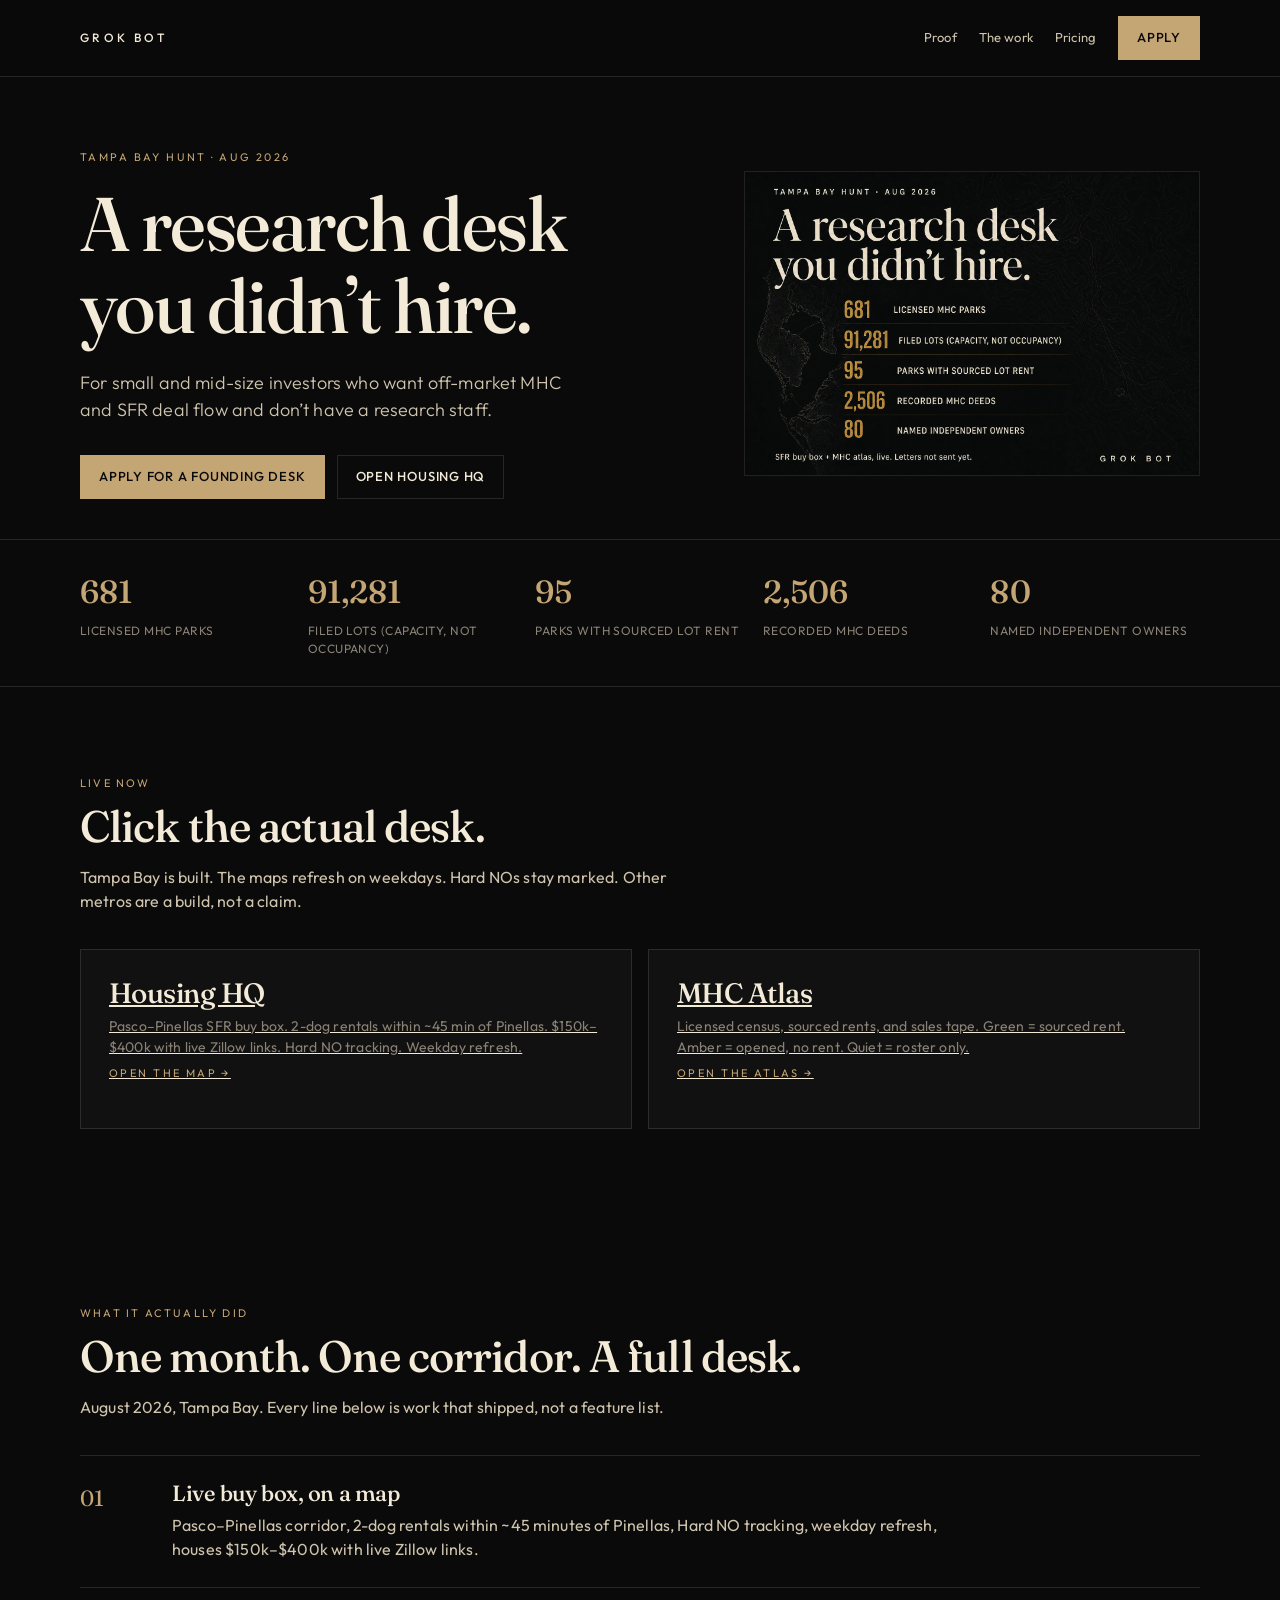
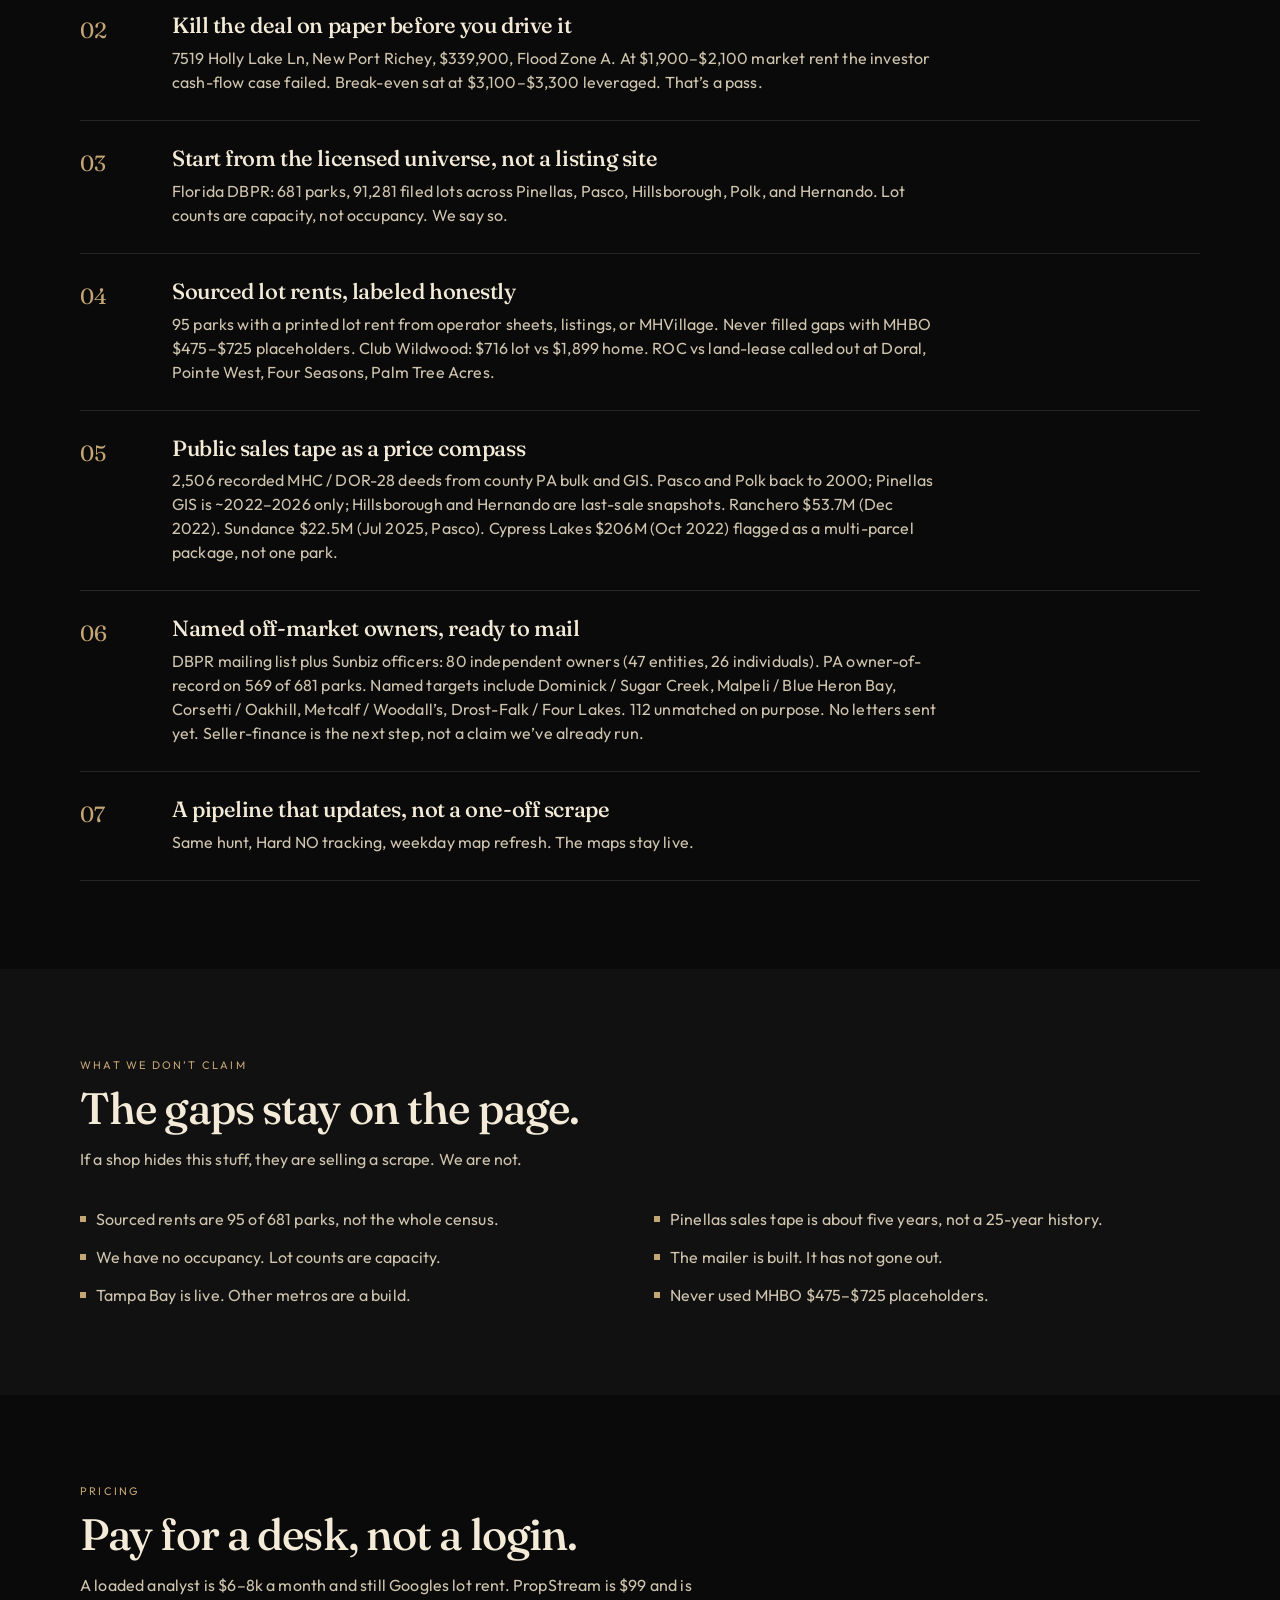
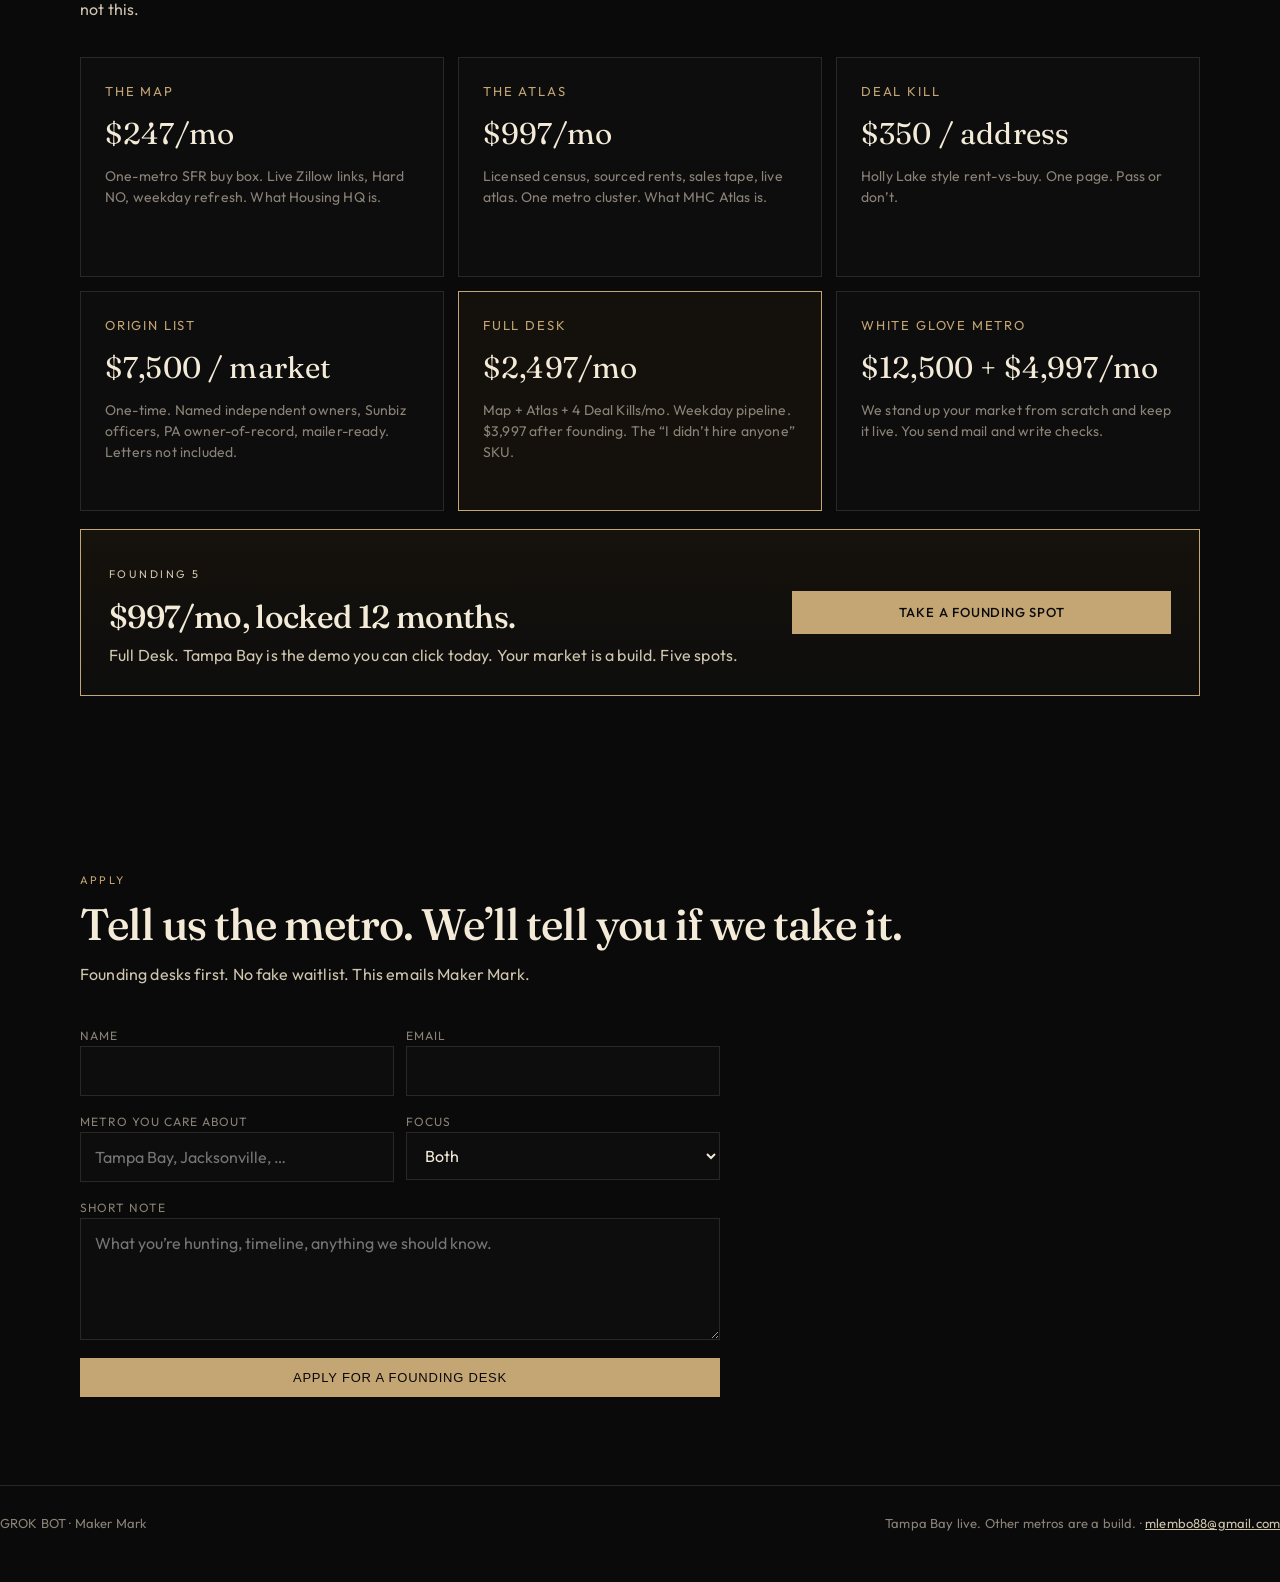
<file: desk/index.html>
<!DOCTYPE html>
<html lang="en">
<head>
  <meta charset="utf-8" />
  <meta name="viewport" content="width=device-width, initial-scale=1" />
  <title>Grok Bot — A research desk you didn’t hire</title>
  <meta name="description" content="Off-market MHC and SFR deal flow for small and mid-size investors who don’t have a research staff. Tampa Bay is live. Other metros are a build." />
  <link rel="preconnect" href="https://fonts.googleapis.com" />
  <link rel="preconnect" href="https://fonts.gstatic.com" crossorigin />
  <link href="https://fonts.googleapis.com/css2?family=Fraunces:opsz,wght@9..144,400;9..144,500;9..144,600&family=Outfit:wght@300;400;500;600&display=swap" rel="stylesheet" />
  <style>
    :root {
      --bg: #0a0a0a;
      --bg-2: #111111;
      --cream: #f3ead8;
      --cream-dim: #cfc4ae;
      --gold: #c4a574;
      --gold-2: #e0c28a;
      --muted: #8a8276;
      --line: rgba(243,234,216,.12);
      --danger: #b9a089;
    }
    * { box-sizing: border-box; margin: 0; padding: 0; }
    html { scroll-behavior: smooth; }
    body {
      background: var(--bg);
      color: var(--cream);
      font-family: Outfit, system-ui, sans-serif;
      font-weight: 400;
      line-height: 1.5;
      letter-spacing: .01em;
    }
    a { color: inherit; }
    img { max-width: 100%; display: block; }
    .wrap { width: min(1120px, calc(100% - 40px)); margin: 0 auto; }
    header.nav {
      position: sticky; top: 0; z-index: 20;
      background: rgba(10,10,10,.86);
      backdrop-filter: blur(10px);
      border-bottom: 1px solid var(--line);
    }
    .nav-inner { display: flex; align-items: center; justify-content: space-between; padding: 16px 0; }
    .wordmark { font-family: Outfit, sans-serif; letter-spacing: .28em; font-size: 12px; font-weight: 500; }
    .nav-links { display: flex; gap: 22px; align-items: center; font-size: 13px; color: var(--cream-dim); }
    .nav-links a { text-decoration: none; }
    .nav-links a:hover { color: var(--cream); }
    .btn {
      display: inline-flex; align-items: center; justify-content: center;
      text-decoration: none; border: 1px solid var(--gold);
      color: var(--bg); background: var(--gold);
      padding: 11px 18px; font-size: 13px; letter-spacing: .06em;
      text-transform: uppercase; font-weight: 500;
    }
    .btn:hover { background: var(--gold-2); border-color: var(--gold-2); }
    .btn.ghost { background: transparent; color: var(--cream); border-color: var(--line); }
    .btn.ghost:hover { border-color: var(--cream); }
    .hero { padding: 72px 0 40px; display: grid; grid-template-columns: 1.15fr .85fr; gap: 48px; align-items: center; }
    .kicker { color: var(--gold); letter-spacing: .22em; text-transform: uppercase; font-size: 11px; margin-bottom: 18px; }
    h1, h2, h3 { font-family: Fraunces, Georgia, serif; font-weight: 500; letter-spacing: -0.02em; line-height: 1.08; }
    h1 { font-size: clamp(42px, 6vw, 76px); max-width: 11ch; }
    .sub { margin-top: 22px; max-width: 42ch; color: var(--cream-dim); font-size: 18px; font-weight: 300; }
    .hero-cta { display: flex; flex-wrap: wrap; gap: 12px; margin-top: 32px; }
    .ad {
      border: 1px solid var(--line);
      background: #050505;
    }
    .ad img { width: 100%; height: auto; }
    .stats { border-top: 1px solid var(--line); border-bottom: 1px solid var(--line); padding: 28px 0; }
    .stat-row { display: grid; grid-template-columns: repeat(5, 1fr); gap: 18px; }
    .stat b { display: block; font-family: Fraunces, serif; font-size: 32px; color: var(--gold); font-weight: 500; }
    .stat span { display: block; margin-top: 6px; color: var(--muted); font-size: 12px; letter-spacing: .04em; text-transform: uppercase; }
    section { padding: 88px 0; }
    .sec-kicker { color: var(--gold); letter-spacing: .2em; text-transform: uppercase; font-size: 11px; margin-bottom: 12px; }
    h2 { font-size: clamp(28px, 4vw, 44px); margin-bottom: 14px; }
    .lede { color: var(--cream-dim); max-width: 58ch; margin-bottom: 36px; }
    .maps { display: grid; grid-template-columns: 1fr 1fr; gap: 16px; }
    .map-card {
      border: 1px solid var(--line); padding: 28px; background: var(--bg-2);
      min-height: 180px; display: flex; flex-direction: column; justify-content: space-between;
    }
    .map-card h3 { font-size: 28px; margin-bottom: 8px; }
    .map-card p { color: var(--muted); font-size: 14px; }
    .cases { display: grid; gap: 0; }
    .case {
      display: grid; grid-template-columns: 72px 1fr; gap: 20px;
      padding: 26px 0; border-top: 1px solid var(--line);
    }
    .case:last-child { border-bottom: 1px solid var(--line); }
    .num { font-family: Fraunces, serif; color: var(--gold); font-size: 22px; }
    .case h3 { font-size: 22px; margin-bottom: 8px; }
    .case p { color: var(--cream-dim); max-width: 70ch; }
    .gaps { background: var(--bg-2); }
    .gap-list { display: grid; grid-template-columns: 1fr 1fr; gap: 14px 28px; }
    .gap-list li { list-style: none; color: var(--cream-dim); padding-left: 16px; position: relative; }
    .gap-list li::before { content: ""; position: absolute; left: 0; top: .55em; width: 6px; height: 6px; background: var(--gold); }
    .prices { display: grid; grid-template-columns: repeat(3, 1fr); gap: 14px; }
    .price {
      border: 1px solid var(--line); padding: 24px; background: #0d0d0d;
      display: flex; flex-direction: column; gap: 10px; min-height: 220px;
    }
    .price.featured { border-color: var(--gold); background: #14110c; grid-column: span 1; }
    .price .name { font-size: 13px; letter-spacing: .14em; text-transform: uppercase; color: var(--gold); }
    .price .amt { font-family: Fraunces, serif; font-size: 30px; }
    .price .blurb { color: var(--muted); font-size: 14px; }
    .founding {
      margin-top: 18px; border: 1px solid var(--gold); padding: 28px;
      display: grid; grid-template-columns: 1.4fr .8fr; gap: 20px; align-items: center;
      background: linear-gradient(180deg, #16120c, #0d0d0d);
    }
    .founding h3 { font-size: 32px; }
    .founding p { color: var(--cream-dim); margin-top: 8px; }
    form.apply { display: grid; gap: 12px; max-width: 640px; }
    label { font-size: 12px; letter-spacing: .08em; text-transform: uppercase; color: var(--muted); }
    input, select, textarea {
      width: 100%; background: #0d0d0d; border: 1px solid var(--line);
      color: var(--cream); padding: 12px 14px; font: inherit;
    }
    input:focus, select:focus, textarea:focus { outline: 1px solid var(--gold); }
    .row2 { display: grid; grid-template-columns: 1fr 1fr; gap: 12px; }
    footer { border-top: 1px solid var(--line); padding: 28px 0 48px; color: var(--muted); font-size: 13px; display: flex; justify-content: space-between; gap: 12px; flex-wrap: wrap; }
    footer a { color: var(--cream-dim); }
    @media (max-width: 900px) {
      .hero, .stat-row, .maps, .prices, .founding, .gap-list, .row2 { grid-template-columns: 1fr; }
      .nav-links a.hide-sm { display: none; }
      .hero { padding-top: 40px; }
      section { padding: 64px 0; }
    }
  </style>
</head>
<body>
  <header class="nav">
    <div class="wrap nav-inner">
      <div class="wordmark">GROK BOT</div>
      <nav class="nav-links">
        <a class="hide-sm" href="#proof">Proof</a>
        <a class="hide-sm" href="#work">The work</a>
        <a class="hide-sm" href="#pricing">Pricing</a>
        <a class="btn" href="#apply">Apply</a>
      </nav>
    </div>
  </header>

  <main>
    <div class="wrap hero">
      <div>
        <p class="kicker">Tampa Bay hunt · Aug 2026</p>
        <h1>A research desk you didn’t hire.</h1>
        <p class="sub">For small and mid-size investors who want off-market MHC and SFR deal flow and don’t have a research staff.</p>
        <div class="hero-cta">
          <a class="btn" href="#apply">Apply for a founding desk</a>
          <a class="btn ghost" href="https://mjlembo88.github.io/Real-Estate/" target="_blank" rel="noopener">Open Housing HQ</a>
        </div>
      </div>
      <figure class="ad">
        <img src="ad-square.png" alt="Tampa Bay hunt proof: 681 parks, 91,281 lots, 95 sourced rents, 2,506 deeds, 80 named owners" />
      </figure>
    </div>

    <div class="stats" id="proof">
      <div class="wrap stat-row">
        <div class="stat"><b>681</b><span>Licensed MHC parks</span></div>
        <div class="stat"><b>91,281</b><span>Filed lots (capacity, not occupancy)</span></div>
        <div class="stat"><b>95</b><span>Parks with sourced lot rent</span></div>
        <div class="stat"><b>2,506</b><span>Recorded MHC deeds</span></div>
        <div class="stat"><b>80</b><span>Named independent owners</span></div>
      </div>
    </div>

    <section>
      <div class="wrap">
        <p class="sec-kicker">Live now</p>
        <h2>Click the actual desk.</h2>
        <p class="lede">Tampa Bay is built. The maps refresh on weekdays. Hard NOs stay marked. Other metros are a build, not a claim.</p>
        <div class="maps">
          <a class="map-card" href="https://mjlembo88.github.io/Real-Estate/" target="_blank" rel="noopener">
            <div>
              <h3>Housing HQ</h3>
              <p>Pasco–Pinellas SFR buy box. 2-dog rentals within ~45 min of Pinellas. $150k–$400k with live Zillow links. Hard NO tracking. Weekday refresh.</p>
            </div>
            <span class="kicker">Open the map →</span>
          </a>
          <a class="map-card" href="https://mjlembo88.github.io/Real-Estate/atlas/" target="_blank" rel="noopener">
            <div>
              <h3>MHC Atlas</h3>
              <p>Licensed census, sourced rents, and sales tape. Green = sourced rent. Amber = opened, no rent. Quiet = roster only.</p>
            </div>
            <span class="kicker">Open the atlas →</span>
          </a>
        </div>
      </div>
    </section>

    <section id="work">
      <div class="wrap">
        <p class="sec-kicker">What it actually did</p>
        <h2>One month. One corridor. A full desk.</h2>
        <p class="lede">August 2026, Tampa Bay. Every line below is work that shipped, not a feature list.</p>
        <div class="cases">
          <article class="case"><div class="num">01</div><div><h3>Live buy box, on a map</h3><p>Pasco–Pinellas corridor, 2-dog rentals within ~45 minutes of Pinellas, Hard NO tracking, weekday refresh, houses $150k–$400k with live Zillow links.</p></div></article>
          <article class="case"><div class="num">02</div><div><h3>Kill the deal on paper before you drive it</h3><p>7519 Holly Lake Ln, New Port Richey, $339,900, Flood Zone A. At $1,900–$2,100 market rent the investor cash-flow case failed. Break-even sat at $3,100–$3,300 leveraged. That’s a pass.</p></div></article>
          <article class="case"><div class="num">03</div><div><h3>Start from the licensed universe, not a listing site</h3><p>Florida DBPR: 681 parks, 91,281 filed lots across Pinellas, Pasco, Hillsborough, Polk, and Hernando. Lot counts are capacity, not occupancy. We say so.</p></div></article>
          <article class="case"><div class="num">04</div><div><h3>Sourced lot rents, labeled honestly</h3><p>95 parks with a printed lot rent from operator sheets, listings, or MHVillage. Never filled gaps with MHBO $475–$725 placeholders. Club Wildwood: $716 lot vs $1,899 home. ROC vs land-lease called out at Doral, Pointe West, Four Seasons, Palm Tree Acres.</p></div></article>
          <article class="case"><div class="num">05</div><div><h3>Public sales tape as a price compass</h3><p>2,506 recorded MHC / DOR-28 deeds from county PA bulk and GIS. Pasco and Polk back to 2000; Pinellas GIS is ~2022–2026 only; Hillsborough and Hernando are last-sale snapshots. Ranchero $53.7M (Dec 2022). Sundance $22.5M (Jul 2025, Pasco). Cypress Lakes $206M (Oct 2022) flagged as a multi-parcel package, not one park.</p></div></article>
          <article class="case"><div class="num">06</div><div><h3>Named off-market owners, ready to mail</h3><p>DBPR mailing list plus Sunbiz officers: 80 independent owners (47 entities, 26 individuals). PA owner-of-record on 569 of 681 parks. Named targets include Dominick / Sugar Creek, Malpeli / Blue Heron Bay, Corsetti / Oakhill, Metcalf / Woodall’s, Drost-Falk / Four Lakes. 112 unmatched on purpose. No letters sent yet. Seller-finance is the next step, not a claim we’ve already run.</p></div></article>
          <article class="case"><div class="num">07</div><div><h3>A pipeline that updates, not a one-off scrape</h3><p>Same hunt, Hard NO tracking, weekday map refresh. The maps stay live.</p></div></article>
        </div>
      </div>
    </section>

    <section class="gaps">
      <div class="wrap">
        <p class="sec-kicker">What we don’t claim</p>
        <h2>The gaps stay on the page.</h2>
        <p class="lede">If a shop hides this stuff, they are selling a scrape. We are not.</p>
        <ul class="gap-list">
          <li>Sourced rents are 95 of 681 parks, not the whole census.</li>
          <li>Pinellas sales tape is about five years, not a 25-year history.</li>
          <li>We have no occupancy. Lot counts are capacity.</li>
          <li>The mailer is built. It has not gone out.</li>
          <li>Tampa Bay is live. Other metros are a build.</li>
          <li>Never used MHBO $475–$725 placeholders.</li>
        </ul>
      </div>
    </section>

    <section id="pricing">
      <div class="wrap">
        <p class="sec-kicker">Pricing</p>
        <h2>Pay for a desk, not a login.</h2>
        <p class="lede">A loaded analyst is $6–8k a month and still Googles lot rent. PropStream is $99 and is not this.</p>
        <div class="prices">
          <div class="price"><div class="name">The Map</div><div class="amt">$247/mo</div><p class="blurb">One-metro SFR buy box. Live Zillow links, Hard NO, weekday refresh. What Housing HQ is.</p></div>
          <div class="price"><div class="name">The Atlas</div><div class="amt">$997/mo</div><p class="blurb">Licensed census, sourced rents, sales tape, live atlas. One metro cluster. What MHC Atlas is.</p></div>
          <div class="price"><div class="name">Deal Kill</div><div class="amt">$350 / address</div><p class="blurb">Holly Lake style rent-vs-buy. One page. Pass or don’t.</p></div>
          <div class="price"><div class="name">Origin List</div><div class="amt">$7,500 / market</div><p class="blurb">One-time. Named independent owners, Sunbiz officers, PA owner-of-record, mailer-ready. Letters not included.</p></div>
          <div class="price featured"><div class="name">Full Desk</div><div class="amt">$2,497/mo</div><p class="blurb">Map + Atlas + 4 Deal Kills/mo. Weekday pipeline. $3,997 after founding. The “I didn’t hire anyone” SKU.</p></div>
          <div class="price"><div class="name">White Glove Metro</div><div class="amt">$12,500 + $4,997/mo</div><p class="blurb">We stand up your market from scratch and keep it live. You send mail and write checks.</p></div>
        </div>
        <div class="founding">
          <div>
            <p class="kicker">Founding 5</p>
            <h3>$997/mo, locked 12 months.</h3>
            <p>Full Desk. Tampa Bay is the demo you can click today. Your market is a build. Five spots.</p>
          </div>
          <a class="btn" href="#apply">Take a founding spot</a>
        </div>
      </div>
    </section>

    <section id="apply">
      <div class="wrap">
        <p class="sec-kicker">Apply</p>
        <h2>Tell us the metro. We’ll tell you if we take it.</h2>
        <p class="lede">Founding desks first. No fake waitlist. This emails Maker Mark.</p>
        <form class="apply" id="apply-form">
          <div class="row2">
            <div><label for="name">Name</label><input id="name" name="name" required autocomplete="name" /></div>
            <div><label for="email">Email</label><input id="email" name="email" type="email" required autocomplete="email" /></div>
          </div>
          <div class="row2">
            <div><label for="metro">Metro you care about</label><input id="metro" name="metro" required placeholder="Tampa Bay, Jacksonville, …" /></div>
            <div>
              <label for="focus">Focus</label>
              <select id="focus" name="focus">
                <option>MHC</option>
                <option>SFR</option>
                <option selected>Both</option>
              </select>
            </div>
          </div>
          <div>
            <label for="note">Short note</label>
            <textarea id="note" name="note" rows="4" placeholder="What you’re hunting, timeline, anything we should know."></textarea>
          </div>
          <button class="btn" type="submit">Apply for a founding desk</button>
        </form>
      </div>
    </section>
  </main>

  <footer>
    <div class="wrap" style="display:flex;justify-content:space-between;gap:12px;flex-wrap:wrap;width:100%">
      <div>GROK BOT · Maker Mark</div>
      <div>Tampa Bay live. Other metros are a build. · <a href="mailto:mlembo88@gmail.com">mlembo88@gmail.com</a></div>
    </div>
  </footer>

  <script>
    document.getElementById('apply-form').addEventListener('submit', function (e) {
      e.preventDefault();
      var name = document.getElementById('name').value.trim();
      var email = document.getElementById('email').value.trim();
      var metro = document.getElementById('metro').value.trim();
      var focus = document.getElementById('focus').value;
      var note = document.getElementById('note').value.trim();
      var body = 'Name: ' + name + '\\nEmail: ' + email + '\\nMetro: ' + metro + '\\nFocus: ' + focus + '\\n\\n' + note;
      var href = 'mailto:mlembo88@gmail.com?subject=' + encodeURIComponent('Founding desk — ' + metro) + '&body=' + encodeURIComponent(body);
      window.location.href = href;
    });
  </script>
</body>
</html>
</file>
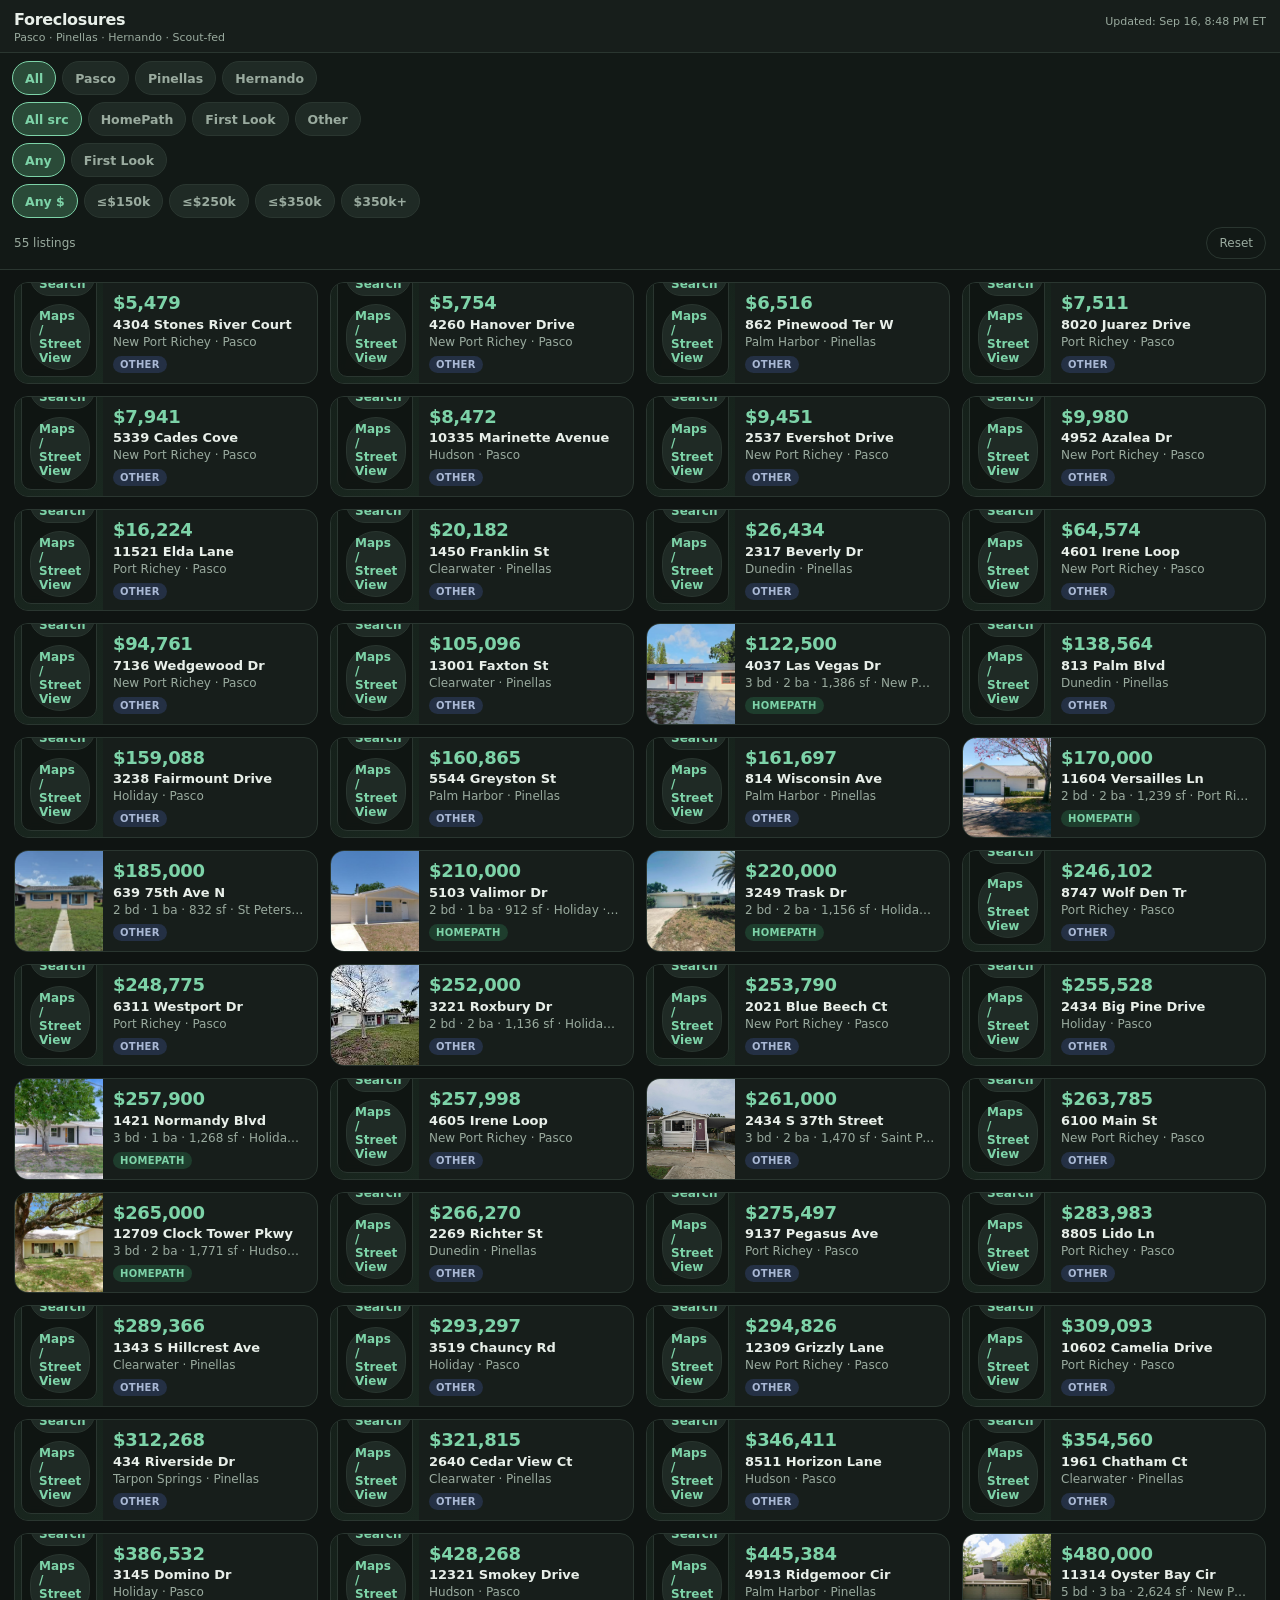
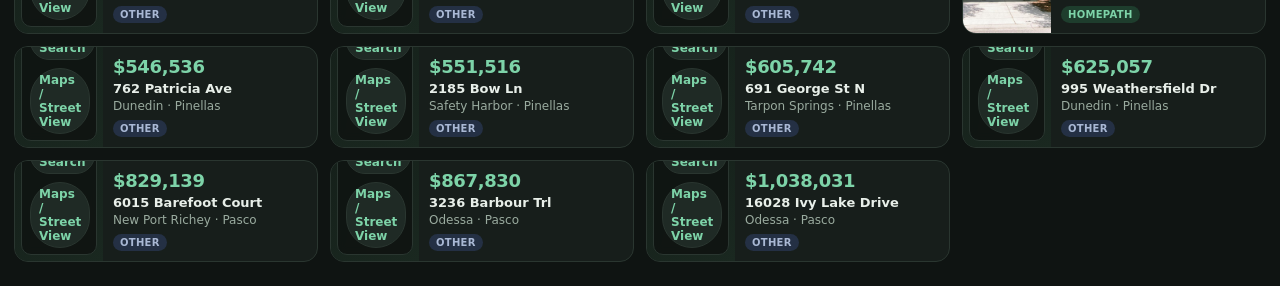
<file: foreclosures/index.html>
<!DOCTYPE html>
<html lang="en">
<head>
  <meta charset="utf-8" />
  <meta name="viewport" content="width=device-width, initial-scale=1, viewport-fit=cover" />
  <title>Foreclosures · HomePath / First Look</title>
  <meta name="description" content="Pasco–Pinellas–Hernando HomePath and First Look foreclosure viewer for Maker Mark." />
  <meta name="theme-color" content="#0f1412" />
  <!-- Relative assets work under https://mjlembo88.github.io/Real-Estate/foreclosures/ -->
  <base href="./" />
  <link rel="stylesheet" href="styles.css" />
</head>
<body>
  <div class="app">
    <div class="sticky-head">
      <header class="topbar">
        <div class="topbar-main">
          <h1>Foreclosures</h1>
          <span class="updated" id="updated">Updated: …</span>
        </div>
        <div class="topbar-sub">Pasco · Pinellas · Hernando · Scout-fed</div>
      </header>

      <div class="filters" id="filters" role="toolbar" aria-label="Filters">
        <div class="chip-row" data-filter="county" aria-label="County">
          <button type="button" class="chip active" data-value="">All</button>
          <button type="button" class="chip" data-value="Pasco">Pasco</button>
          <button type="button" class="chip" data-value="Pinellas">Pinellas</button>
          <button type="button" class="chip" data-value="Hernando">Hernando</button>
        </div>
        <div class="chip-row" data-filter="source" aria-label="Source">
          <button type="button" class="chip active" data-value="">All src</button>
          <button type="button" class="chip" data-value="HomePath">HomePath</button>
          <button type="button" class="chip" data-value="First Look">First Look</button>
          <button type="button" class="chip" data-value="other">Other</button>
        </div>
        <div class="chip-row" data-filter="firstLook" aria-label="First Look">
          <button type="button" class="chip active" data-value="">Any</button>
          <button type="button" class="chip" data-value="active">First Look</button>
        </div>
        <div class="chip-row" data-filter="price" aria-label="Price">
          <button type="button" class="chip active" data-value="">Any $</button>
          <button type="button" class="chip" data-value="150">≤$150k</button>
          <button type="button" class="chip" data-value="250">≤$250k</button>
          <button type="button" class="chip" data-value="350">≤$350k</button>
          <button type="button" class="chip" data-value="350+">$350k+</button>
        </div>
        <div class="filter-meta">
          <span id="count">0 listings</span>
          <button type="button" class="reset" id="f-reset">Reset</button>
        </div>
      </div>
    </div>

    <main class="grid-wrap">
      <div class="grid" id="list" role="list"></div>
    </main>
  </div>

  <div class="sheet-backdrop" id="sheet-backdrop" hidden></div>
  <aside class="sheet" id="sheet" role="dialog" aria-modal="true" aria-labelledby="sheet-title" hidden>
    <div class="sheet-handle" aria-hidden="true"></div>
    <button type="button" class="sheet-close" id="sheet-close" aria-label="Close detail">×</button>
    <div class="sheet-body" id="detail"></div>
  </aside>

  <script src="app.js"></script>
</body>
</html>
</file>
<file: foreclosures/styles.css>
:root {
  --bg: #0f1412;
  --panel: #171e1b;
  --panel-2: #1c2621;
  --ink: #e8efe9;
  --muted: #9aab9f;
  --line: #2a3630;
  --accent: #7dd3a8;
  --accent-dim: #3dba7a55;
  --warn: #e0a43a;
  --warn-bg: #3a3118;
  --chip: #1f2a25;
  --chip-active: #2a4a38;
  --safe-bottom: env(safe-area-inset-bottom, 0px);
  --header-h: auto;
  --tap: 44px;
}

* { box-sizing: border-box; }
html, body {
  margin: 0;
  min-height: 100%;
  font-family: ui-sans-serif, system-ui, -apple-system, Segoe UI, Roboto, sans-serif;
  background: var(--bg);
  color: var(--ink);
  -webkit-tap-highlight-color: transparent;
}
body { overflow-x: hidden; }
a { color: var(--accent); }
button { font: inherit; color: inherit; }

.app {
  min-height: 100dvh;
  display: flex;
  flex-direction: column;
}

/* —— Sticky compact header + chips —— */
.sticky-head {
  position: sticky;
  top: 0;
  z-index: 40;
  background: color-mix(in srgb, var(--bg) 88%, transparent);
  backdrop-filter: blur(12px);
  -webkit-backdrop-filter: blur(12px);
}
.topbar {
  padding: 10px 14px 8px;
  background: var(--panel);
  border-bottom: 1px solid var(--line);
}
.topbar-main {
  display: flex;
  align-items: baseline;
  justify-content: space-between;
  gap: 10px;
}
.topbar h1 {
  margin: 0;
  font-size: 16px;
  font-weight: 700;
  letter-spacing: -0.02em;
}
.topbar-sub {
  margin-top: 2px;
  font-size: 11px;
  color: var(--muted);
}
.updated {
  color: var(--muted);
  font-size: 11px;
  white-space: nowrap;
}

/* —— Chip filters —— */
.filters {
  padding: 8px 12px 6px;
  background: #121916;
  border-bottom: 1px solid var(--line);
  display: flex;
  flex-direction: column;
  gap: 6px;
}
.chip-row {
  display: flex;
  flex-wrap: nowrap;
  gap: 6px;
  overflow-x: auto;
  -webkit-overflow-scrolling: touch;
  scrollbar-width: none;
  padding-bottom: 1px;
}
.chip-row::-webkit-scrollbar { display: none; }
.chip {
  flex: 0 0 auto;
  min-height: 34px;
  padding: 6px 12px;
  border-radius: 999px;
  border: 1px solid var(--line);
  background: var(--chip);
  color: var(--muted);
  font-size: 12.5px;
  font-weight: 600;
  cursor: pointer;
  white-space: nowrap;
}
.chip:hover { color: var(--ink); border-color: var(--muted); }
.chip.active {
  background: var(--chip-active);
  border-color: var(--accent);
  color: var(--accent);
}
.filter-meta {
  display: flex;
  align-items: center;
  justify-content: space-between;
  gap: 10px;
  font-size: 12px;
  color: var(--muted);
  padding: 2px 2px 4px;
}
.reset {
  background: transparent;
  border: 1px solid var(--line);
  border-radius: 999px;
  min-height: 32px;
  padding: 4px 12px;
  font-size: 12px;
  cursor: pointer;
  color: var(--muted);
}
.reset:hover { color: var(--ink); border-color: var(--muted); }

/* —— Card grid —— */
.grid-wrap {
  flex: 1;
  padding: 10px 10px calc(18px + var(--safe-bottom));
}
.grid {
  display: grid;
  grid-template-columns: 1fr;
  gap: 10px;
}
@media (min-width: 520px) {
  .grid { grid-template-columns: repeat(2, 1fr); }
}
@media (min-width: 900px) {
  .grid { grid-template-columns: repeat(3, 1fr); gap: 12px; }
  .grid-wrap { padding: 12px 14px 24px; }
}
@media (min-width: 1200px) {
  .grid { grid-template-columns: repeat(4, 1fr); }
}

.empty {
  grid-column: 1 / -1;
  padding: 36px 16px;
  text-align: center;
  color: var(--muted);
  font-size: 14px;
  line-height: 1.5;
}

.card {
  display: grid;
  grid-template-columns: 88px 1fr;
  gap: 0;
  width: 100%;
  text-align: left;
  background: var(--panel);
  border: 1px solid var(--line);
  border-radius: 14px;
  overflow: hidden;
  cursor: pointer;
  color: inherit;
  padding: 0;
  min-height: 88px;
  transition: border-color 0.12s, background 0.12s;
}
.card:hover, .card:focus-visible {
  border-color: var(--accent);
  outline: none;
  background: var(--panel-2);
}
.card:focus-visible { box-shadow: 0 0 0 2px var(--accent-dim); }

.card-thumb {
  position: relative;
  width: 88px;
  min-height: 88px;
  background: #121a16;
  overflow: hidden;
}
.card-thumb img {
  width: 100%;
  height: 100%;
  object-fit: cover;
  display: block;
}
.ph {
  width: 100%;
  height: 100%;
  min-height: 88px;
  display: flex;
  align-items: center;
  justify-content: center;
  background: linear-gradient(145deg, #15201a 0%, #1a2820 100%);
  color: #4a6354;
}
.ph svg { width: 28px; height: 28px; opacity: 0.7; }

.card-body {
  padding: 10px 12px 10px 10px;
  display: flex;
  flex-direction: column;
  gap: 3px;
  min-width: 0;
}
.card .price {
  font-size: 18px;
  font-weight: 750;
  color: var(--accent);
  letter-spacing: -0.02em;
  line-height: 1.15;
}
.card .addr {
  font-size: 13px;
  font-weight: 600;
  white-space: nowrap;
  overflow: hidden;
  text-overflow: ellipsis;
}
.card .meta {
  font-size: 12px;
  color: var(--muted);
  white-space: nowrap;
  overflow: hidden;
  text-overflow: ellipsis;
}
.card .pills {
  display: flex;
  flex-wrap: wrap;
  gap: 4px;
  margin-top: 4px;
}

.pill {
  display: inline-flex;
  align-items: center;
  font-size: 10px;
  font-weight: 700;
  letter-spacing: 0.03em;
  text-transform: uppercase;
  padding: 3px 7px;
  border-radius: 999px;
  background: #1e3d2d;
  color: var(--accent);
}
.pill.source-homepath { background: #1e3d2d; color: #7dd3a8; }
.pill.source-first-look { background: var(--warn-bg); color: var(--warn); }
.pill.source-other { background: #243044; color: #a9b8d4; }
.pill.fl-badge { background: var(--warn-bg); color: var(--warn); }

/* —— Sheet / side panel —— */
.sheet-backdrop {
  position: fixed;
  inset: 0;
  background: rgba(0, 0, 0, 0.55);
  z-index: 50;
  opacity: 0;
  transition: opacity 0.2s;
}
.sheet-backdrop.open { opacity: 1; }

.sheet {
  position: fixed;
  z-index: 60;
  background: var(--panel);
  color: var(--ink);
  display: flex;
  flex-direction: column;
  box-shadow: 0 -8px 40px rgba(0, 0, 0, 0.45);
  transition: transform 0.28s cubic-bezier(0.2, 0.9, 0.2, 1);
}
.sheet[hidden], .sheet-backdrop[hidden] { display: none !important; }

/* Mobile: bottom sheet */
@media (max-width: 779px) {
  .sheet {
    left: 0;
    right: 0;
    bottom: 0;
    max-height: min(92dvh, 920px);
    border-radius: 16px 16px 0 0;
    border-top: 1px solid var(--line);
    transform: translateY(110%);
  }
  .sheet.open { transform: translateY(0); }
  .sheet-handle {
    width: 40px;
    height: 4px;
    border-radius: 999px;
    background: var(--line);
    margin: 10px auto 0;
    flex-shrink: 0;
  }
}
/* Wide: side panel */
@media (min-width: 780px) {
  .sheet {
    top: 0;
    right: 0;
    bottom: 0;
    width: min(420px, 92vw);
    border-left: 1px solid var(--line);
    border-radius: 0;
    transform: translateX(105%);
    box-shadow: -8px 0 40px rgba(0, 0, 0, 0.4);
  }
  .sheet.open { transform: translateX(0); }
  .sheet-handle { display: none; }
}

.sheet-close {
  position: absolute;
  top: 10px;
  right: 10px;
  z-index: 2;
  width: var(--tap);
  height: var(--tap);
  border: 0;
  border-radius: 999px;
  background: rgba(15, 20, 18, 0.7);
  color: var(--ink);
  font-size: 24px;
  line-height: 1;
  cursor: pointer;
}
.sheet-close:hover { background: rgba(15, 20, 18, 0.95); }

.sheet-body {
  overflow: auto;
  -webkit-overflow-scrolling: touch;
  padding: 8px 16px calc(20px + var(--safe-bottom));
  min-height: 0;
  flex: 1;
}

.detail-hero {
  margin: -8px -16px 12px;
  position: relative;
  background: #121a16;
  aspect-ratio: 16 / 10;
  max-height: 240px;
  overflow: hidden;
}
.detail-hero img {
  width: 100%;
  height: 100%;
  object-fit: cover;
  display: block;
}
.detail-hero .ph {
  min-height: 160px;
  aspect-ratio: 16 / 10;
}
.thumbs {
  display: flex;
  gap: 6px;
  overflow-x: auto;
  margin: 0 0 12px;
  padding-bottom: 2px;
  scrollbar-width: none;
}
.thumbs::-webkit-scrollbar { display: none; }
.thumbs button {
  flex: 0 0 auto;
  width: 56px;
  height: 42px;
  padding: 0;
  border: 2px solid transparent;
  border-radius: 8px;
  overflow: hidden;
  background: #121a16;
  cursor: pointer;
}
.thumbs button.active { border-color: var(--accent); }
.thumbs img {
  width: 100%;
  height: 100%;
  object-fit: cover;
  display: block;
}

.detail h2#sheet-title,
.detail h2 {
  margin: 0 0 2px;
  font-size: 18px;
  font-weight: 700;
  letter-spacing: -0.02em;
  padding-right: 40px;
}
.detail .cityline {
  color: var(--muted);
  font-size: 13px;
  margin-bottom: 8px;
}
.detail .price-lg {
  font-size: 26px;
  font-weight: 750;
  color: var(--accent);
  letter-spacing: -0.02em;
  margin-bottom: 8px;
}
.detail .pills { display: flex; flex-wrap: wrap; gap: 5px; margin-bottom: 12px; }

.detail .actions {
  display: flex;
  flex-wrap: wrap;
  gap: 8px;
  margin: 0 0 14px;
}
.btn-primary {
  display: inline-flex;
  align-items: center;
  justify-content: center;
  min-height: var(--tap);
  padding: 10px 18px;
  border-radius: 999px;
  background: var(--accent);
  color: #0b1410;
  font-weight: 700;
  font-size: 14px;
  text-decoration: none;
  border: 0;
}
.btn-primary:hover { filter: brightness(1.05); }
.btn-ghost {
  display: inline-flex;
  align-items: center;
  justify-content: center;
  min-height: var(--tap);
  padding: 10px 14px;
  border-radius: 999px;
  background: var(--chip);
  border: 1px solid var(--line);
  color: var(--ink);
  font-size: 13px;
  text-decoration: none;
}
.btn-ghost:hover { border-color: var(--accent); }

.kv {
  display: grid;
  grid-template-columns: 100px 1fr;
  gap: 8px 10px;
  font-size: 13.5px;
  margin-bottom: 14px;
}
.kv dt { color: var(--muted); }
.kv dd { margin: 0; font-weight: 550; }

.notes {
  background: var(--bg);
  border: 1px solid var(--line);
  border-radius: 12px;
  padding: 10px 12px;
  font-size: 13px;
  line-height: 1.45;
  margin-bottom: 12px;
}
.notes .label {
  font-size: 10px;
  letter-spacing: 0.06em;
  text-transform: uppercase;
  color: var(--muted);
  font-weight: 700;
  margin-bottom: 4px;
}
.notes .note-body.collapsed {
  display: -webkit-box;
  -webkit-line-clamp: 2;
  -webkit-box-orient: vertical;
  overflow: hidden;
}
.notes .note-toggle {
  margin-top: 6px;
  background: none;
  border: 0;
  color: var(--accent);
  font-size: 12.5px;
  font-weight: 650;
  cursor: pointer;
  padding: 4px 0;
  min-height: 32px;
}

#mini-map {
  height: 180px;
  width: 100%;
  border-radius: 12px;
  border: 1px solid var(--line);
  background: #0b100e;
  display: none;
  margin-top: 4px;
}
#mini-map.on { display: block; }
.leaflet-container { background: #0b100e; font: inherit; }
.leaflet-popup-content-wrapper {
  background: var(--panel);
  color: var(--ink);
  border-radius: 10px;
}
.leaflet-popup-tip { background: var(--panel); }

body.sheet-open { overflow: hidden; }


/* Dig visuals (no-photo listings) */
.card-thumb { position: relative; }
.detail-hero { position: relative; }
.dig-links {
  display: flex;
  flex-direction: column;
  gap: 8px;
  padding: 10px 12px;
  margin: 8px 12px 0;
  border-radius: 10px;
  background: rgba(125, 211, 168, 0.08);
  border: 1px solid var(--line);
}
.dig-links-compact {
  position: absolute;
  left: 6px;
  right: 6px;
  bottom: 6px;
  margin: 0;
  padding: 6px 8px;
  gap: 4px;
  background: rgba(15, 20, 18, 0.88);
  backdrop-filter: blur(4px);
}
.dig-label {
  font-size: 10px;
  letter-spacing: 0.05em;
  text-transform: uppercase;
  color: var(--muted);
  font-weight: 650;
}
.dig-row {
  display: flex;
  flex-wrap: wrap;
  gap: 8px;
}
.dig-row a {
  font-size: 12px;
  font-weight: 600;
  color: var(--accent);
  text-decoration: none;
  padding: 4px 8px;
  border-radius: 999px;
  border: 1px solid var(--line);
  background: var(--chip);
}
.dig-row a:hover { border-color: var(--accent); }
.detail-hero .dig-links {
  position: absolute;
  left: 10px;
  right: 10px;
  bottom: 10px;
  margin: 0;
  z-index: 2;
}
.card[role="button"] { cursor: pointer; }
</file>
